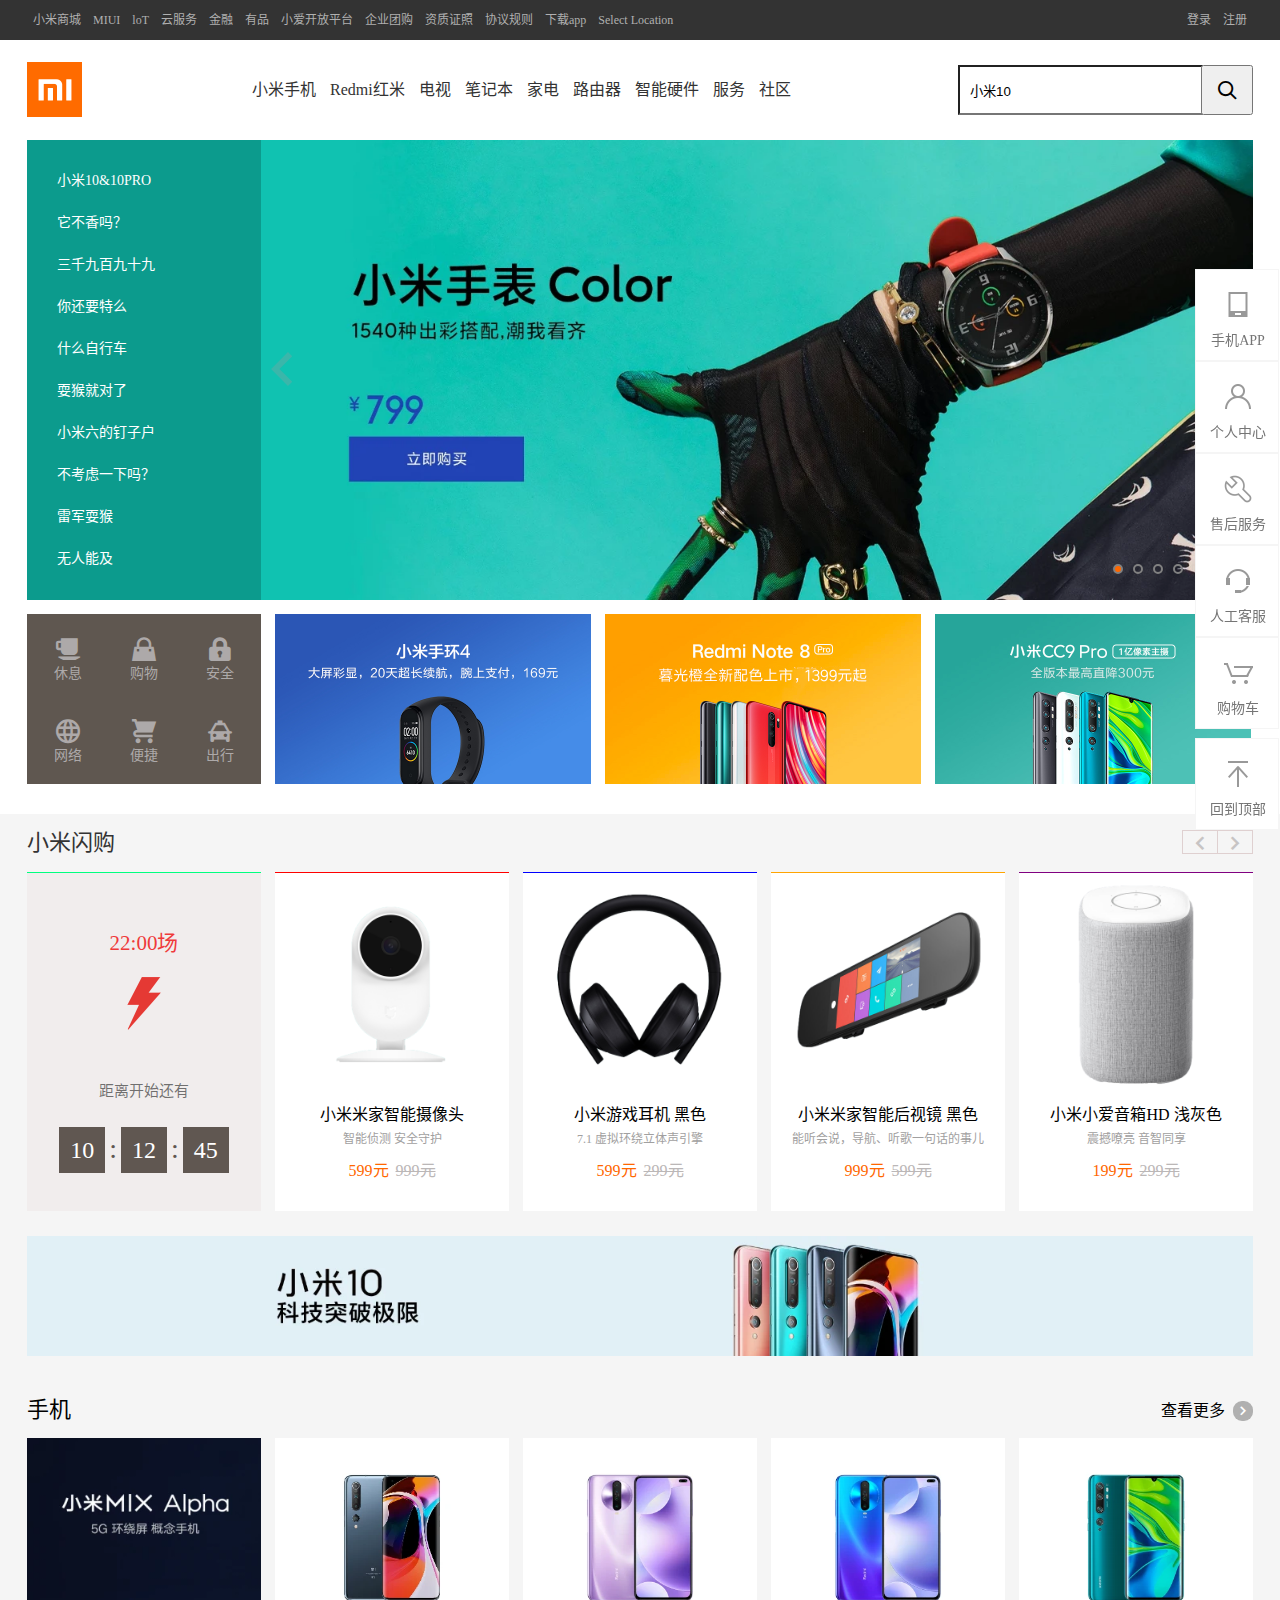
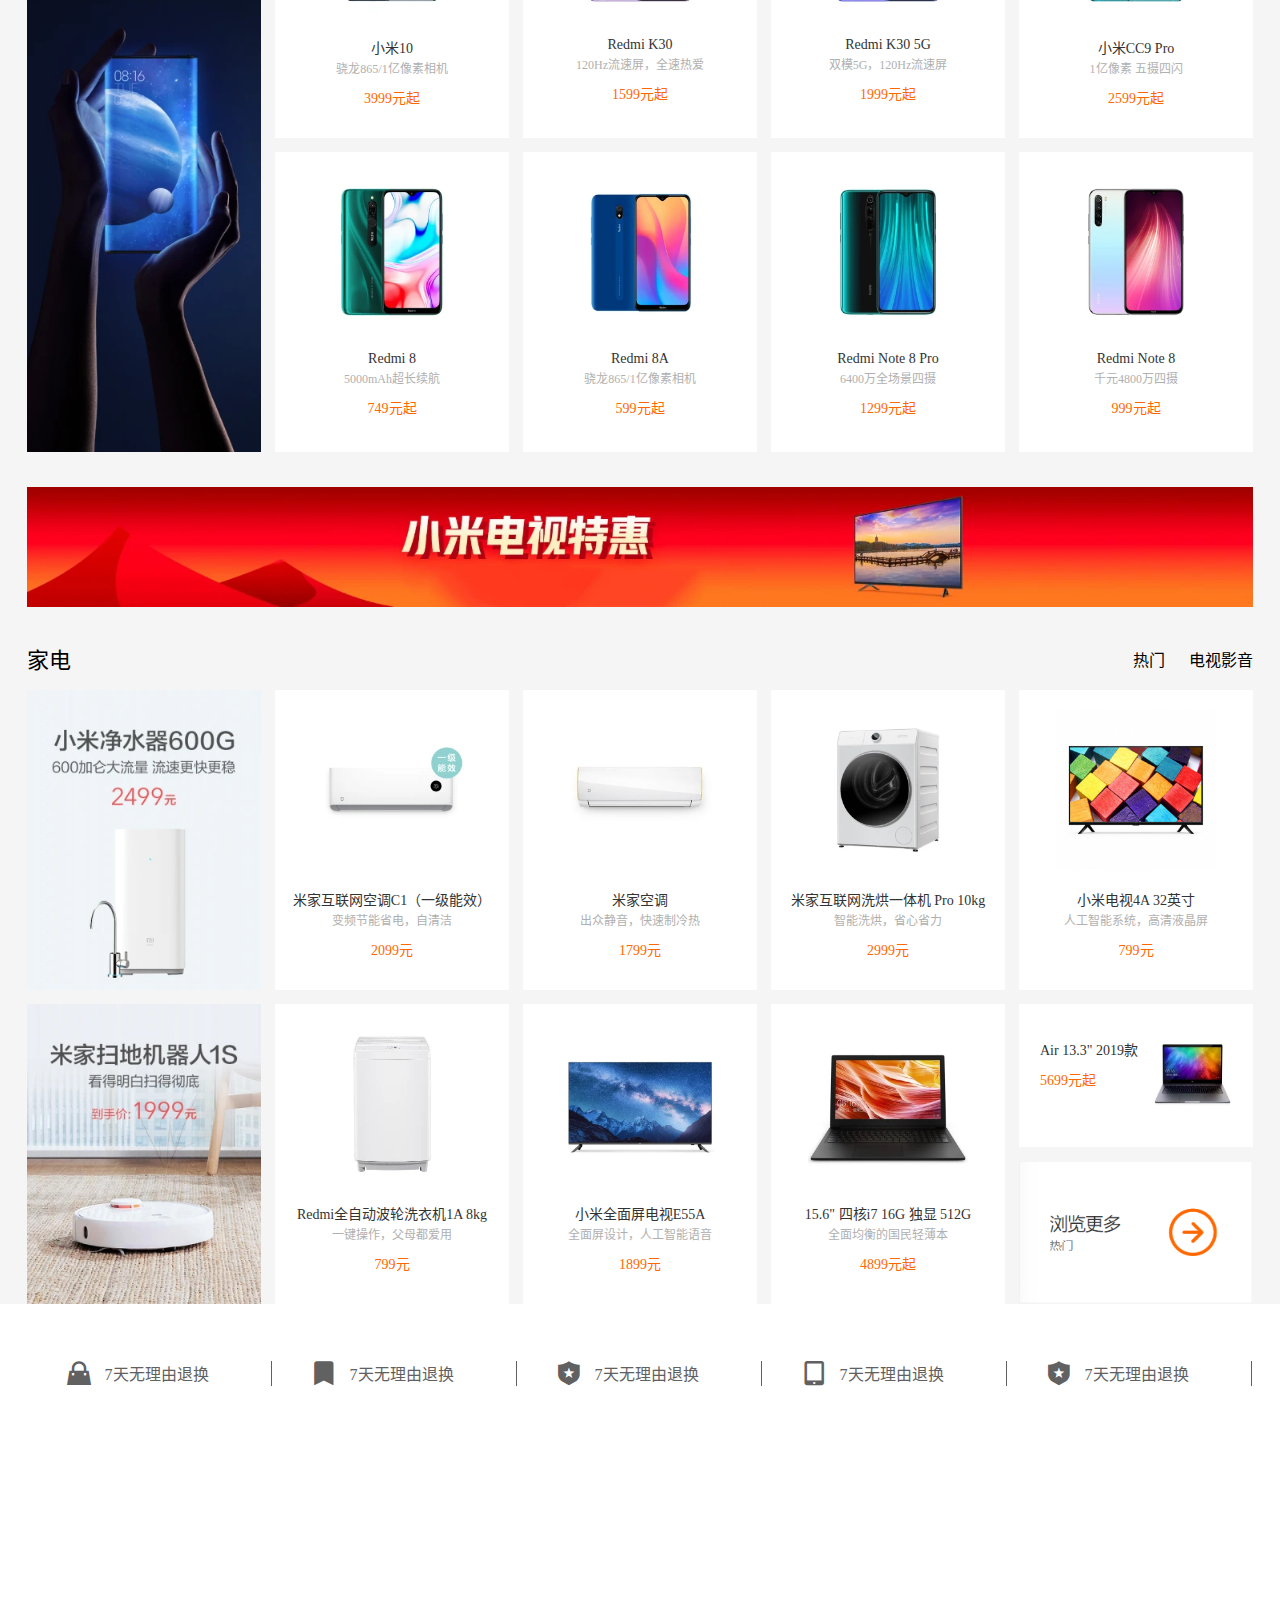
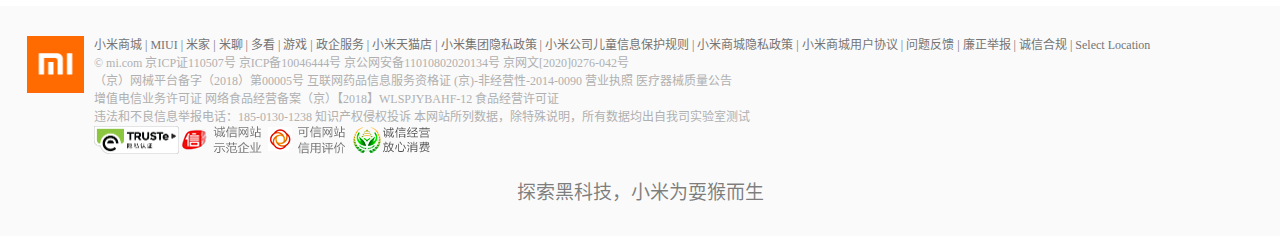
<file: index.html>
<!DOCTYPE html>
<html lang="zh-CN">

<head>
    <meta charset="UTF-8">
    <!-- 视口标签 -->
    <meta name="viewport" content="width=device-width, initial-scale=1.0">
    <title>小米官网--我为耍猴而生</title>
    <link rel="shortcut icon" href="favicon.ico" />
    <!-- ico -->
    <link rel="stylesheet" href="css/common.css">
    <link rel="stylesheet" href="css/index.css">
    <style>
        @font-face {
            font-family: 'icomoon';
            src: url('fonts/icomoon.eot?q0b2ml');
            src: url('fonts/icomoon.eot?q0b2ml#iefix') format('embedded-opentype'), url('fonts/icomoon.ttf?q0b2ml') format('truetype'), url('fonts/icomoon.woff?q0b2ml') format('woff'), url('fonts/icomoon.svg?q0b2ml#icomoon') format('svg');
            font-weight: normal;
            font-style: normal;
            font-display: block;
        }
    </style>
    <script src="js/jquery.min.js"></script>
    <script src="js/animate.js"></script>
    <script src="js/index.js"></script>
</head>

<body>
    <div class="topbar">
        <div class="con w">
            <ul>
                <li>
                    <a href="#" id="top">小米商城</a>
                </li>
                <li>
                    <a href="#">MIUI</a>
                </li>
                <li>
                    <a href="#">loT</a>
                </li>
                <li>
                    <a href="#">云服务</a>
                </li>
                <li>
                    <a href="#">金融</a>
                </li>
                <li>
                    <a href="#">有品</a>
                </li>
                <li>
                    <a href="#">小爱开放平台</a>
                </li>
                <li>
                    <a href="#">企业团购</a>
                </li>
                <li>
                    <a href="#">资质证照</a>
                </li>
                <li>
                    <a href="#">协议规则</a>
                </li>
                <li>
                    <a href="#">下载app</a>
                </li>
                <li>
                    <a href="#">Select Location</a>
                </li>
            </ul>
            <div class="inpot">
                <a href="#">登录</a>
                <a href="#">注册</a>
            </div>
        </div>
    </div>
    <nav class="w">
        <div class="nav-logo">
            <h1><a href="index.html" title="小米商城">小米商城</a></h1>
            <!-- <img src="images/logo-footer.png" alt=""> -->
        </div>
        <div class="nav-text">
            <ul>
                <li><a href="#">小米手机</a></li>
                <li>
                    <a href="#">Redmi红米</a>
                </li>
                <li>
                    <a href="#">电视</a>
                </li>
                <li>
                    <a href="#">笔记本</a>
                </li>
                <li>
                    <a href="#">家电</a>
                </li>
                <li>
                    <a href="#">路由器</a>
                </li>
                <li>
                    <a href="#">智能硬件</a>
                </li>
                <li>
                    <a href="#">服务</a>
                </li>
                <li>
                    <a href="#">社区</a>
                </li>

            </ul>
        </div>
        <div class="search">
            <input type="search" value="小米10">
        </div>
        <button>
            
        </button>
        <!-- slideToggle -->

        <div class="slide">
            <div>
                <ul>
                    <li>
                        <a href="javascript:;">
                            <img src="upload/down1.webp" alt="">
                            <span>小米10 Pro</span>
                            <p>4999元起</p>
                        </a>
                    </li>
                    <li>
                        <a href="javascript:;">
                            <img src="upload/down1.webp" alt="">
                            <span>小米10 Pro</span>
                            <p>4999元起</p>
                        </a>
                    </li>
                    <li>
                        <a href="javascript:;">
                            <img src="upload/down1.webp" alt="">
                            <span>小米10 Pro</span>
                            <p>4999元起</p>
                        </a>
                    </li>
                    <li>
                        <a href="javascript:;">
                            <img src="upload/down1.webp" alt="">
                            <span>小米10 Pro</span>
                            <p>4999元起</p>
                        </a>
                    </li>
                    <li>
                        <a href="javascript:;">
                            <img src="upload/down1.webp" alt="">
                            <span>小米10 Pro</span>
                            <p>4999元起</p>
                        </a>
                    </li>
                    <li>
                        <a href="javascript:;">
                            <img src="upload/down1.webp" alt="">
                            <span>小米10 Pro</span>
                            <p>4999元起</p>
                        </a>
                    </li>
                </ul>
            </div>
            <div>
                <ul>
                    <li>
                        <a href="javascript:;">
                            <img src="upload/down2.webp" alt="">
                            <span>Redmi k30 Pro</span>
                            <p>2999元起</p>
                        </a>

                    </li>
                    <li>
                        <a href="javascript:;">
                            <img src="upload/down2.webp" alt="">
                            <span>Redmi k30 Pro</span>
                            <p>2999元起</p>
                        </a>

                    </li>
                    <li>
                        <a href="javascript:;">
                            <img src="upload/down2.webp" alt="">
                            <span>Redmi k30 Pro</span>
                            <p>2999元起</p>
                        </a>

                    </li>
                    <li>
                        <a href="javascript:;">
                            <img src="upload/down2.webp" alt="">
                            <span>Redmi k30 Pro</span>
                            <p>2999元起</p>
                        </a>

                    </li>
                    <li>
                        <a href="javascript:;">
                            <img src="upload/down2.webp" alt="">
                            <span>Redmi k30 Pro</span>
                            <p>2999元起</p>
                        </a>

                    </li>
                    <li>
                        <a href="javascript:;">
                            <img src="upload/down2.webp" alt="">
                            <span>Redmi k30 Pro</span>
                            <p>2999元起</p>
                        </a>

                    </li>
                </ul>
            </div>
            <div>
                <ul>
                    <li>
                        <a href="javascript:;">
                            <img src="upload/down3.webp" alt="">
                            <span>Redmi 智能电视 MAX 98''</span>
                            <p>19999元</p>
                        </a>
                    </li>
                    <li>
                        <a href="javascript:;">
                            <img src="upload/down3.webp" alt="">
                            <span>Redmi 智能电视 MAX 98''</span>
                            <p>19999元</p>
                        </a>
                    </li>
                    <li>
                        <a href="javascript:;">
                            <img src="upload/down3.webp" alt="">
                            <span>Redmi 智能电视 MAX 98''</span>
                            <p>19999元</p>
                        </a>
                    </li>
                    <li>
                        <a href="javascript:;">
                            <img src="upload/down3.webp" alt="">
                            <span>Redmi 智能电视 MAX 98''</span>
                            <p>19999元</p>
                        </a>
                    </li>
                    <li>
                        <a href="javascript:;">
                            <img src="upload/down3.webp" alt="">
                            <span>Redmi 智能电视 MAX 98''</span>
                            <p>19999元</p>
                        </a>
                    </li>
                    <li>
                        <a href="javascript:;">
                            <img src="upload/down3.webp" alt="">
                            <span>Redmi 智能电视 MAX 98''</span>
                            <p>19999元</p>
                        </a>
                    </li>
                </ul>
            </div>
            <div>
                <ul>
                    <li>
                        <a href="javascript:;">
                            <img src="upload/down4.webp" alt="">
                            <span>RedmiBook 13</span>
                            <p>4199元起</p>
                        </a>
                    </li>
                    <li>
                        <a href="javascript:;">
                            <img src="upload/down4.webp" alt="">
                            <span>RedmiBook 13</span>
                            <p>4199元起</p>
                        </a>
                    </li>
                    <li>
                        <a href="javascript:;">
                            <img src="upload/down4.webp" alt="">
                            <span>RedmiBook 13</span>
                            <p>4199元起</p>
                        </a>
                    </li>
                    <li>
                        <a href="javascript:;">
                            <img src="upload/down4.webp" alt="">
                            <span>RedmiBook 13</span>
                            <p>4199元起</p>
                        </a>
                    </li>
                    <li>
                        <a href="javascript:;">
                            <img src="upload/down4.webp" alt="">
                            <span>RedmiBook 13</span>
                            <p>4199元起</p>
                        </a>
                    </li>
                    <li>
                        <a href="javascript:;">
                            <img src="upload/down4.webp" alt="">
                            <span>RedmiBook 13</span>
                            <p>4199元起</p>
                        </a>
                    </li>

                </ul>
            </div>
            <div>
                <ul>
                    <li>
                        <a href="javascript:;">
                            <img src="upload/down5.png" alt="">
                            <span>米家互联网洗烘一体机10kg</span>
                            <p>1999元</p>
                        </a>
                    </li>
                    <li>
                        <a href="javascript:;">
                            <img src="upload/down5.png" alt="">
                            <span>米家互联网洗烘一体机10kg</span>
                            <p>1999元</p>
                        </a>
                    </li>
                    <li>
                        <a href="javascript:;">
                            <img src="upload/down5.png" alt="">
                            <span>米家互联网洗烘一体机10kg</span>
                            <p>1999元</p>
                        </a>
                    </li>
                    <li>
                        <a href="javascript:;">
                            <img src="upload/down5.png" alt="">
                            <span>米家互联网洗烘一体机10kg</span>
                            <p>1999元</p>
                        </a>
                    </li>
                    <li>
                        <a href="javascript:;">
                            <img src="upload/down5.png" alt="">
                            <span>米家互联网洗烘一体机10kg</span>
                            <p>1999元</p>
                        </a>
                    </li>
                    <li>
                        <a href="javascript:;">
                            <img src="upload/down5.png" alt="">
                            <span>米家互联网洗烘一体机10kg</span>
                            <p>1999元</p>
                        </a>
                    </li>


                </ul>
            </div>
            <div>
                <ul>
                    <li>
                        <a href="javascript:;">
                            <img src="upload/down6.webp" alt="">
                            <span>小米AIoT路由器AX3600</span>
                            <p>599元</p>
                        </a>
                    </li>
                    <li>
                        <a href="javascript:;">
                            <img src="upload/down6.webp" alt="">
                            <span>小米AIoT路由器AX3600</span>
                            <p>599元</p>
                        </a>
                    </li>
                    <li>
                        <a href="javascript:;">
                            <img src="upload/down6.webp" alt="">
                            <span>小米AIoT路由器AX3600</span>
                            <p>599元</p>
                        </a>
                    </li>
                    <li>
                        <a href="javascript:;">
                            <img src="upload/down6.webp" alt="">
                            <span>小米AIoT路由器AX3600</span>
                            <p>599元</p>
                        </a>
                    </li>
                    <li>
                        <a href="javascript:;">
                            <img src="upload/down6.webp" alt="">
                            <span>小米AIoT路由器AX3600</span>
                            <p>599元</p>
                        </a>
                    </li>
                    <li>
                        <a href="javascript:;">
                            <img src="upload/down6.webp" alt="">
                            <span>小米AIoT路由器AX3600</span>
                            <p>599元</p>
                        </a>
                    </li>

                </ul>
            </div>
            <div>
                <ul>
                    <li>
                        <a href="javascript:;">
                            <img src="upload/down7.jpg" alt="">
                            <span>小米小爱触屏音箱</span>
                            <p>199元</p>
                        </a>
                    </li>
                    <li>
                        <a href="javascript:;">
                            <img src="upload/down7.jpg" alt="">
                            <span>小米小爱触屏音箱</span>
                            <p>199元</p>
                        </a>
                    </li>
                    <li>
                        <a href="javascript:;">
                            <img src="upload/down7.jpg" alt="">
                            <span>小米小爱触屏音箱</span>
                            <p>199元</p>
                        </a>
                    </li>
                    <li>
                        <a href="javascript:;">
                            <img src="upload/down7.jpg" alt="">
                            <span>小米小爱触屏音箱</span>
                            <p>199元</p>
                        </a>
                    </li>
                    <li>
                        <a href="javascript:;">
                            <img src="upload/down7.jpg" alt="">
                            <span>小米小爱触屏音箱</span>
                            <p>199元</p>
                        </a>
                    </li>
                    <li>
                        <a href="javascript:;">
                            <img src="upload/down7.jpg" alt="">
                            <span>小米小爱触屏音箱</span>
                            <p>199元</p>
                        </a>
                    </li>

                </ul>
            </div>
            <span class="mask">

           </span>
        </div>
    </nav>

    <div class="top-service w">
        <!-- 轮播图 -->

        <div class="lbt">
            <ul class="ul">
                <li><img src="images/bj.webp" alt=""></li>
                <li><img src="images/bj1.jpg" alt=""></li>
                <li><img src="images/bj2.webp" alt=""></li>
                <li><img src="images/bj3.webp" alt=""></li>
            </ul>
        </div>


        <div class="left-nav">
            <ul id="d">
                <li>小米10&10PRO</li>
                <li>它不香吗？</li>
                <li>三千九百九十九</li>
                <li>你还要特么</li>
                <li>什么自行车</li>
                <li>耍猴就对了</li>
                <li>小米六的钉子户</li>
                <li>不考虑一下吗？</li>
                <li>雷军耍猴</li>
                <li>无人能及</li>
            </ul>
            <div class="text-block">
                <ul>
                    <li><img src="upload/56565webp.webp" alt=""><a href="javascript:;">小米9</a></li>
                    <li><img src="upload/56565webp.webp" alt=""><a href="javascript:;">小米9</a></li>
                    <li><img src="upload/56565webp.webp" alt=""><a href="javascript:;">小米9</a></li>
                    <li><img src="upload/56565webp.webp" alt=""><a href="javascript:;">小米9</a></li>
                    <li><img src="upload/56565webp.webp" alt=""><a href="javascript:;">小米9</a></li>
                    <li><img src="upload/56565webp.webp" alt=""><a href="javascript:;">小米9</a></li>
                    <li><img src="upload/56565webp.webp" alt=""><a href="javascript:;">小米9</a></li>
                    <li><img src="upload/56565webp.webp" alt=""><a href="javascript:;">小米9</a></li>
                    <li><img src="upload/56565webp.webp" alt=""><a href="javascript:;">小米9</a></li>
                    <li><img src="upload/56565webp.webp" alt=""><a href="javascript:;">小米9</a></li>
                    <li><img src="upload/56565webp.webp" alt=""><a href="javascript:;">小米9</a></li>
                    <li><img src="upload/56565webp.webp" alt=""><a href="javascript:;">小米9</a></li>
                    <li><img src="upload/56565webp.webp" alt=""><a href="javascript:;">小米9</a></li>
                    <li><img src="upload/56565webp.webp" alt=""><a href="javascript:;">小米9</a></li>
                    <li><img src="upload/56565webp.webp" alt=""><a href="javascript:;">小米9</a></li>
                    <li><img src="upload/56565webp.webp" alt=""><a href="javascript:;">小米9</a></li>
                    <li><img src="upload/56565webp.webp" alt=""><a href="javascript:;">小米9</a></li>
                    <li><img src="upload/56565webp.webp" alt=""><a href="javascript:;">小米9</a></li>
                    <li><img src="upload/56565webp.webp" alt=""><a href="javascript:;">小米9</a></li>
                    <li><img src="upload/56565webp.webp" alt=""><a href="javascript:;">小米9</a></li>
                    <li><img src="upload/56565webp.webp" alt=""><a href="javascript:;">小米9</a></li>
                    <li><img src="upload/56565webp.webp" alt=""><a href="javascript:;">小米9</a></li>
                    <li><img src="upload/56565webp.webp" alt=""><a href="javascript:;">小米9</a></li>
                    <li><img src="upload/56565webp.webp" alt=""><a href="javascript:;">小米9</a></li>
                </ul>
            </div>
            <div class="text-block">
                <ul>
                    <li><img src="upload/56565webp.webp" alt=""><a href="javascript:;">小米9</a></li>
                    <li><img src="upload/56565webp.webp" alt=""><a href="javascript:;">小米9</a></li>
                    <li><img src="upload/56565webp.webp" alt=""><a href="javascript:;">小米9</a></li>
                    <li><img src="upload/56565webp.webp" alt=""><a href="javascript:;">小米9</a></li>
                    <li><img src="upload/56565webp.webp" alt=""><a href="javascript:;">小米9</a></li>
                    <li><img src="upload/56565webp.webp" alt=""><a href="javascript:;">小米9</a></li>
                    <li><img src="upload/56565webp.webp" alt=""><a href="javascript:;">小米9</a></li>
                    <li><img src="upload/56565webp.webp" alt=""><a href="javascript:;">小米9</a></li>
                    <li><img src="upload/56565webp.webp" alt=""><a href="javascript:;">小米9</a></li>
                    <li><img src="upload/56565webp.webp" alt=""><a href="javascript:;">小米9</a></li>
                    <li><img src="upload/56565webp.webp" alt=""><a href="javascript:;">小米9</a></li>
                    <li><img src="upload/56565webp.webp" alt=""><a href="javascript:;">小米9</a></li>
                    <li><img src="upload/56565webp.webp" alt=""><a href="javascript:;">小米9</a></li>
                    <li><img src="upload/56565webp.webp" alt=""><a href="javascript:;">小米9</a></li>
                    <li><img src="upload/56565webp.webp" alt=""><a href="javascript:;">小米9</a></li>
                    <li><img src="upload/56565webp.webp" alt=""><a href="javascript:;">小米9</a></li>
                    <li><img src="upload/56565webp.webp" alt=""><a href="javascript:;">小米9</a></li>
                    <li><img src="upload/56565webp.webp" alt=""><a href="javascript:;">小米9</a></li>
                    <li><img src="upload/56565webp.webp" alt=""><a href="javascript:;">小米9</a></li>
                    <li><img src="upload/56565webp.webp" alt=""><a href="javascript:;">小米9</a></li>
                    <li><img src="upload/56565webp.webp" alt=""><a href="javascript:;">小米9</a></li>
                    <li><img src="upload/56565webp.webp" alt=""><a href="javascript:;">小米9</a></li>
                    <li><img src="upload/56565webp.webp" alt=""><a href="javascript:;">小米9</a></li>
                    <li><img src="upload/56565webp.webp" alt=""><a href="javascript:;">小米9</a></li>
                </ul>
            </div>
            <div class="text-block">
                <ul>
                    <li><img src="upload/a3c.png" alt=""><a href="javascript:;">小米电脑</a></li>
                    <li><img src="upload/a3c.png" alt=""><a href="javascript:;">小米电脑</a></li>
                    <li><img src="upload/a3c.png" alt=""><a href="javascript:;">小米电脑</a></li>
                    <li><img src="upload/a3c.png" alt=""><a href="javascript:;">小米电脑</a></li>
                    <li><img src="upload/a3c.png" alt=""><a href="javascript:;">小米电脑</a></li>
                    <li><img src="upload/a3c.png" alt=""><a href="javascript:;">小米电脑</a></li>
                    <li><img src="upload/a3c.png" alt=""><a href="javascript:;">小米电脑</a></li>
                    <li><img src="upload/a3c.png" alt=""><a href="javascript:;">小米电脑</a></li>
                    <li><img src="upload/a3c.png" alt=""><a href="javascript:;">小米电脑</a></li>
                    <li><img src="upload/a3c.png" alt=""><a href="javascript:;">小米电脑</a></li>
                    <li><img src="upload/a3c.png" alt=""><a href="javascript:;">小米电脑</a></li>
                    <li><img src="upload/a3c.png" alt=""><a href="javascript:;">小米电脑</a></li>
                    <li><img src="upload/a3c.png" alt=""><a href="javascript:;">小米电脑</a></li>
                    <li><img src="upload/a3c.png" alt=""><a href="javascript:;">小米电脑</a></li>
                    <li><img src="upload/a3c.png" alt=""><a href="javascript:;">小米电脑</a></li>
                    <li><img src="upload/a3c.png" alt=""><a href="javascript:;">小米电脑</a></li>
                    <li><img src="upload/a3c.png" alt=""><a href="javascript:;">小米电脑</a></li>
                    <li><img src="upload/a3c.png" alt=""><a href="javascript:;">小米电脑</a></li>
                    <li><img src="upload/a3c.png" alt=""><a href="javascript:;">小米电脑</a></li>
                    <li><img src="upload/a3c.png" alt=""><a href="javascript:;">小米电脑</a></li>
                    <li><img src="upload/a3c.png" alt=""><a href="javascript:;">小米电脑</a></li>
                    <li><img src="upload/a3c.png" alt=""><a href="javascript:;">小米电脑</a></li>
                    <li><img src="upload/a3c.png" alt=""><a href="javascript:;">小米电脑</a></li>
                    <li><img src="upload/a3c.png" alt=""><a href="javascript:;">小米电脑</a></li>
                </ul>
            </div>
            <div class="text-block">
                <ul>
                    <li><img src="upload/ae6.webp" alt=""><a href="javascript:;">小米CC9</a></li>
                    <li><img src="upload/ae6.webp" alt=""><a href="javascript:;">小米CC9</a></li>
                    <li><img src="upload/ae6.webp" alt=""><a href="javascript:;">小米CC9</a></li>
                    <li><img src="upload/ae6.webp" alt=""><a href="javascript:;">小米CC9</a></li>
                    <li><img src="upload/ae6.webp" alt=""><a href="javascript:;">小米CC9</a></li>
                    <li><img src="upload/ae6.webp" alt=""><a href="javascript:;">小米CC9</a></li>
                    <li><img src="upload/ae6.webp" alt=""><a href="javascript:;">小米CC9</a></li>
                    <li><img src="upload/ae6.webp" alt=""><a href="javascript:;">小米CC9</a></li>
                    <li><img src="upload/ae6.webp" alt=""><a href="javascript:;">小米CC9</a></li>
                    <li><img src="upload/ae6.webp" alt=""><a href="javascript:;">小米CC9</a></li>
                    <li><img src="upload/ae6.webp" alt=""><a href="javascript:;">小米CC9</a></li>
                    <li><img src="upload/ae6.webp" alt=""><a href="javascript:;">小米CC9</a></li>
                    <li><img src="upload/ae6.webp" alt=""><a href="javascript:;">小米CC9</a></li>
                    <li><img src="upload/ae6.webp" alt=""><a href="javascript:;">小米CC9</a></li>
                    <li><img src="upload/ae6.webp" alt=""><a href="javascript:;">小米CC9</a></li>
                    <li><img src="upload/ae6.webp" alt=""><a href="javascript:;">小米CC9</a></li>
                    <li><img src="upload/ae6.webp" alt=""><a href="javascript:;">小米CC9</a></li>
                    <li><img src="upload/ae6.webp" alt=""><a href="javascript:;">小米CC9</a></li>
                    <li><img src="upload/ae6.webp" alt=""><a href="javascript:;">小米CC9</a></li>
                    <li><img src="upload/ae6.webp" alt=""><a href="javascript:;">小米CC9</a></li>
                    <li><img src="upload/ae6.webp" alt=""><a href="javascript:;">小米CC9</a></li>
                    <li><img src="upload/ae6.webp" alt=""><a href="javascript:;">小米CC9</a></li>
                    <li><img src="upload/ae6.webp" alt=""><a href="javascript:;">小米CC9</a></li>
                    <li><img src="upload/ae6.webp" alt=""><a href="javascript:;">小米CC9</a></li>
                </ul>
            </div>
            <div class="text-block">
                <ul>
                    <li><img src="upload/23.webp" alt=""><a href="javascript:;">小米9</a></li>
                    <li><img src="upload/23.webp" alt=""><a href="javascript:;">小米9</a></li>
                    <li><img src="upload/23.webp" alt=""><a href="javascript:;">小米9</a></li>
                    <li><img src="upload/23.webp" alt=""><a href="javascript:;">小米9</a></li>
                    <li><img src="upload/23.webp" alt=""><a href="javascript:;">小米9</a></li>
                    <li><img src="upload/23.webp" alt=""><a href="javascript:;">小米9</a></li>
                    <li><img src="upload/23.webp" alt=""><a href="javascript:;">小米9</a></li>
                    <li><img src="upload/23.webp" alt=""><a href="javascript:;">小米9</a></li>
                    <li><img src="upload/23.webp" alt=""><a href="javascript:;">小米9</a></li>
                    <li><img src="upload/23.webp" alt=""><a href="javascript:;">小米9</a></li>
                    <li><img src="upload/23.webp" alt=""><a href="javascript:;">小米9</a></li>
                    <li><img src="upload/23.webp" alt=""><a href="javascript:;">小米9</a></li>
                    <li><img src="upload/23.webp" alt=""><a href="javascript:;">小米9</a></li>
                    <li><img src="upload/23.webp" alt=""><a href="javascript:;">小米9</a></li>
                    <li><img src="upload/23.webp" alt=""><a href="javascript:;">小米9</a></li>
                    <li><img src="upload/23.webp" alt=""><a href="javascript:;">小米9</a></li>
                    <li><img src="upload/23.webp" alt=""><a href="javascript:;">小米9</a></li>
                    <li><img src="upload/23.webp" alt=""><a href="javascript:;">小米9</a></li>
                    <li><img src="upload/23.webp" alt=""><a href="javascript:;">小米9</a></li>
                    <li><img src="upload/23.webp" alt=""><a href="javascript:;">小米9</a></li>
                    <li><img src="upload/23.webp" alt=""><a href="javascript:;">小米9</a></li>
                    <li><img src="upload/23.webp" alt=""><a href="javascript:;">小米9</a></li>
                    <li><img src="upload/23.webp" alt=""><a href="javascript:;">小米9</a></li>
                    <li><img src="upload/23.webp" alt=""><a href="javascript:;">小米9</a></li>
                </ul>
            </div>
            <div class="text-block">
                <ul>
                    <li><img src="upload/56565webp.webp" alt=""><a href="javascript:;">小米9</a></li>
                    <li><img src="upload/56565webp.webp" alt=""><a href="javascript:;">小米9</a></li>
                    <li><img src="upload/56565webp.webp" alt=""><a href="javascript:;">小米9</a></li>
                    <li><img src="upload/56565webp.webp" alt=""><a href="javascript:;">小米9</a></li>
                    <li><img src="upload/56565webp.webp" alt=""><a href="javascript:;">小米9</a></li>
                    <li><img src="upload/56565webp.webp" alt=""><a href="javascript:;">小米9</a></li>
                    <li><img src="upload/56565webp.webp" alt=""><a href="javascript:;">小米9</a></li>
                    <li><img src="upload/56565webp.webp" alt=""><a href="javascript:;">小米9</a></li>
                    <li><img src="upload/56565webp.webp" alt=""><a href="javascript:;">小米9</a></li>
                    <li><img src="upload/56565webp.webp" alt=""><a href="javascript:;">小米9</a></li>
                    <li><img src="upload/56565webp.webp" alt=""><a href="javascript:;">小米9</a></li>
                    <li><img src="upload/56565webp.webp" alt=""><a href="javascript:;">小米9</a></li>
                    <li><img src="upload/56565webp.webp" alt=""><a href="javascript:;">小米9</a></li>
                    <li><img src="upload/56565webp.webp" alt=""><a href="javascript:;">小米9</a></li>
                    <li><img src="upload/56565webp.webp" alt=""><a href="javascript:;">小米9</a></li>
                    <li><img src="upload/56565webp.webp" alt=""><a href="javascript:;">小米9</a></li>
                    <li><img src="upload/56565webp.webp" alt=""><a href="javascript:;">小米9</a></li>
                    <li><img src="upload/56565webp.webp" alt=""><a href="javascript:;">小米9</a></li>
                    <li><img src="upload/56565webp.webp" alt=""><a href="javascript:;">小米9</a></li>
                    <li><img src="upload/56565webp.webp" alt=""><a href="javascript:;">小米9</a></li>
                    <li><img src="upload/56565webp.webp" alt=""><a href="javascript:;">小米9</a></li>

                </ul>
            </div>
            <div class="text-block">
                <ul>
                    <li><img src="upload/56565webp.webp" alt=""><a href="javascript:;">小米9</a></li>
                    <li><img src="upload/56565webp.webp" alt=""><a href="javascript:;">小米9</a></li>
                    <li><img src="upload/56565webp.webp" alt=""><a href="javascript:;">小米9</a></li>
                    <li><img src="upload/56565webp.webp" alt=""><a href="javascript:;">小米9</a></li>
                    <li><img src="upload/56565webp.webp" alt=""><a href="javascript:;">小米9</a></li>
                    <li><img src="upload/56565webp.webp" alt=""><a href="javascript:;">小米9</a></li>
                    <li><img src="upload/56565webp.webp" alt=""><a href="javascript:;">小米9</a></li>
                    <li><img src="upload/56565webp.webp" alt=""><a href="javascript:;">小米9</a></li>
                    <li><img src="upload/56565webp.webp" alt=""><a href="javascript:;">小米9</a></li>
                    <li><img src="upload/56565webp.webp" alt=""><a href="javascript:;">小米9</a></li>
                    <li><img src="upload/56565webp.webp" alt=""><a href="javascript:;">小米9</a></li>
                    <li><img src="upload/56565webp.webp" alt=""><a href="javascript:;">小米9</a></li>
                    <li><img src="upload/56565webp.webp" alt=""><a href="javascript:;">小米9</a></li>
                    <li><img src="upload/56565webp.webp" alt=""><a href="javascript:;">小米9</a></li>
                    <li><img src="upload/56565webp.webp" alt=""><a href="javascript:;">小米9</a></li>

                    <li><img src="upload/56565webp.webp" alt=""><a href="javascript:;">小米9</a></li>
                    <li><img src="upload/56565webp.webp" alt=""><a href="javascript:;">小米9</a></li>
                    <li><img src="upload/56565webp.webp" alt=""><a href="javascript:;">小米9</a></li>
                    <li><img src="upload/56565webp.webp" alt=""><a href="javascript:;">小米9</a></li>
                </ul>
            </div>
            <div class="text-block">
                <ul>
                    <li><img src="upload/56565webp.webp" alt=""><a href="javascript:;">小米9</a></li>
                    <li><img src="upload/56565webp.webp" alt=""><a href="javascript:;">小米9</a></li>
                    <li><img src="upload/56565webp.webp" alt=""><a href="javascript:;">小米9</a></li>
                    <li><img src="upload/56565webp.webp" alt=""><a href="javascript:;">小米9</a></li>
                    <li><img src="upload/56565webp.webp" alt=""><a href="javascript:;">小米9</a></li>
                    <li><img src="upload/56565webp.webp" alt=""><a href="javascript:;">小米9</a></li>
                    <li><img src="upload/56565webp.webp" alt=""><a href="javascript:;">小米9</a></li>
                    <li><img src="upload/56565webp.webp" alt=""><a href="javascript:;">小米9</a></li>
                    <li><img src="upload/56565webp.webp" alt=""><a href="javascript:;">小米9</a></li>
                    <li><img src="upload/56565webp.webp" alt=""><a href="javascript:;">小米9</a></li>
                    <li><img src="upload/56565webp.webp" alt=""><a href="javascript:;">小米9</a></li>
                    <li><img src="upload/56565webp.webp" alt=""><a href="javascript:;">小米9</a></li>
                    <li><img src="upload/56565webp.webp" alt=""><a href="javascript:;">小米9</a></li>
                    <li><img src="upload/56565webp.webp" alt=""><a href="javascript:;">小米9</a></li>
                    <li><img src="upload/56565webp.webp" alt=""><a href="javascript:;">小米9</a></li>
                    <li><img src="upload/56565webp.webp" alt=""><a href="javascript:;">小米9</a></li>
                    <li><img src="upload/56565webp.webp" alt=""><a href="javascript:;">小米9</a></li>
                    <li><img src="upload/56565webp.webp" alt=""><a href="javascript:;">小米9</a></li>
                    <li><img src="upload/56565webp.webp" alt=""><a href="javascript:;">小米9</a></li>
                    <li><img src="upload/56565webp.webp" alt=""><a href="javascript:;">小米9</a></li>
                    <li><img src="upload/56565webp.webp" alt=""><a href="javascript:;">小米9</a></li>
                    <li><img src="upload/56565webp.webp" alt=""><a href="javascript:;">小米9</a></li>
                    <li><img src="upload/56565webp.webp" alt=""><a href="javascript:;">小米9</a></li>
                    <li><img src="upload/56565webp.webp" alt=""><a href="javascript:;">小米9</a></li>
                </ul>
            </div>
            <div class="text-block">
                <ul>
                    <li><img src="upload/56565webp.webp" alt=""><a href="javascript:;">小米9</a></li>
                    <li><img src="upload/56565webp.webp" alt=""><a href="javascript:;">小米9</a></li>
                    <li><img src="upload/56565webp.webp" alt=""><a href="javascript:;">小米9</a></li>
                    <li><img src="upload/56565webp.webp" alt=""><a href="javascript:;">小米9</a></li>
                    <li><img src="upload/56565webp.webp" alt=""><a href="javascript:;">小米9</a></li>

                    <li><img src="upload/56565webp.webp" alt=""><a href="javascript:;">小米9</a></li>
                    <li><img src="upload/56565webp.webp" alt=""><a href="javascript:;">小米9</a></li>
                    <li><img src="upload/56565webp.webp" alt=""><a href="javascript:;">小米9</a></li>
                    <li><img src="upload/56565webp.webp" alt=""><a href="javascript:;">小米9</a></li>
                    <li><img src="upload/56565webp.webp" alt=""><a href="javascript:;">小米9</a></li>
                    <li><img src="upload/56565webp.webp" alt=""><a href="javascript:;">小米9</a></li>
                    <li><img src="upload/56565webp.webp" alt=""><a href="javascript:;">小米9</a></li>
                    <li><img src="upload/56565webp.webp" alt=""><a href="javascript:;">小米9</a></li>
                    <li><img src="upload/56565webp.webp" alt=""><a href="javascript:;">小米9</a></li>
                    <li><img src="upload/56565webp.webp" alt=""><a href="javascript:;">小米9</a></li>
                    <li><img src="upload/56565webp.webp" alt=""><a href="javascript:;">小米9</a></li>
                    <li><img src="upload/56565webp.webp" alt=""><a href="javascript:;">小米9</a></li>
                    <li><img src="upload/56565webp.webp" alt=""><a href="javascript:;">小米9</a></li>
                    <li><img src="upload/56565webp.webp" alt=""><a href="javascript:;">小米9</a></li>
                </ul>
            </div>
            <div class="text-block">
                <ul>
                    <li><img src="upload/56565webp.webp" alt=""><a href="javascript:;">小米9</a></li>
                    <li><img src="upload/56565webp.webp" alt=""><a href="javascript:;">小米9</a></li>
                    <li><img src="upload/56565webp.webp" alt=""><a href="javascript:;">小米9</a></li>
                    <li><img src="upload/56565webp.webp" alt=""><a href="javascript:;">小米9</a></li>
                    <li><img src="upload/56565webp.webp" alt=""><a href="javascript:;">小米9</a></li>
                    <li><img src="upload/56565webp.webp" alt=""><a href="javascript:;">小米9</a></li>
                    <li><img src="upload/56565webp.webp" alt=""><a href="javascript:;">小米9</a></li>
                    <li><img src="upload/56565webp.webp" alt=""><a href="javascript:;">小米9</a></li>

                    <li><img src="upload/56565webp.webp" alt=""><a href="javascript:;">小米9</a></li>
                    <li><img src="upload/56565webp.webp" alt=""><a href="javascript:;">小米9</a></li>
                    <li><img src="upload/56565webp.webp" alt=""><a href="javascript:;">小米9</a></li>
                    <li><img src="upload/56565webp.webp" alt=""><a href="javascript:;">小米9</a></li>
                    <li><img src="upload/56565webp.webp" alt=""><a href="javascript:;">小米9</a></li>
                    <li><img src="upload/56565webp.webp" alt=""><a href="javascript:;">小米9</a></li>
                    <li><img src="upload/56565webp.webp" alt=""><a href="javascript:;">小米9</a></li>
                    <li><img src="upload/56565webp.webp" alt=""><a href="javascript:;">小米9</a></li>
                    <li><img src="upload/56565webp.webp" alt=""><a href="javascript:;">小米9</a></li>
                    <li><img src="upload/56565webp.webp" alt=""><a href="javascript:;">小米9</a></li>
                </ul>
            </div>
        </div>
        <!-- 轮播图左右按钮 -->
        <div class="left">
            <h4></h4>
        </div>
        <div class="right">
            <h4></h4>
        </div>
        <!-- 轮播图 下方的小圆点  根据轮播图内的 里img 个数自动生成 -->
        <div class="bottom">
        </div>
    </div>
    <div class="img">
        <div class="l-img">
            <ul>
                <li>
                    <P>休息</P>
                </li>
                <li>
                    <P>购物</P>
                </li>
                <li>
                    <P>安全</P>
                </li>
                <li>
                    <P>网络</P>
                </li>
                <li>
                    <P>便捷</P>
                </li>
                <li>
                    <P>出行</P>
                </li>

            </ul>
        </div>
        <ul>
            <li><img src="images/img1.jpg" alt=""></li>
            <li><img src="images/img2.jpg" alt=""></li>
            <li><img src="images/img3.jpg" alt=""></li>
        </ul>
    </div>
    <div class="main-box">
        <div class="box w">
            <div class="top-box">
                <p>小米闪购</p>
                <div><span></span>
                    <span></span></div>
            </div>
            <div class="row">
                <ul>
                    <li>
                        <div class="row-text">
                            <div class="time">22:00场</div>
                            <div class="photo">
                                <img src="images/021.png" alt="">
                            </div>
                            <p>距离开始还有</p>
                            <span class="time-h">22</span>
                            <i>:</i>
                            <span class="time-m">22</span>
                            <i>:</i>
                            <span class="time-s">22</span>
                        </div>
                    </li>
                    <li>
                        <div class="img"><img src="images/r1.png" alt="">
                            <div class="text-box">
                                <h4>小米米家智能摄像头</h4>
                                <p>智能侦测 安全守护</p>
                                <span><span class="q">599元</span><span class="p">999元</span></span>
                            </div>
                        </div>
                    </li>
                    <li>
                        <div class="img"><img src="images/r2.png" alt="">
                            <div class="text-box">
                                <h4>小米游戏耳机 黑色</h4>
                                <p>7.1 虚拟环绕立体声引擎</p>
                                <span><span class="q">599元</span><span class="p">299元</span></span>
                            </div>
                        </div>
                    </li>
                    <li>
                        <div class="img"><img src="images/r3.png" alt="">
                            <div class="text-box">
                                <h4>小米米家智能后视镜 黑色</h4>
                                <p>能听会说，导航、听歌一句话的事儿</p>
                                <span><span class="q">999元</span><span class="p">599元</span></span>
                            </div>
                        </div>
                    </li>
                    <li>
                        <div class="img"><img src="images/r4.png" alt="">
                            <div class="text-box">
                                <h4>小米小爱音箱HD 浅灰色 </h4>
                                <p>震撼嘹亮 音智同享</p>
                                <span><span class="q">199元</span><span class="p">299元</span></span>
                            </div>
                        </div>
                    </li>
                </ul>
            </div>
        </div>
        <div class="xiaomi">
            <div class="w">
                <img src="images/xiaomi.webp" alt="">
            </div>
        </div>
        <!-- 手机 -->
        <div class="phone w">
            <p>手机</p>
            <a>查看更多</a>
        </div>
        <!-- 手机展示表 -->
        <div class="miphone w">
            <div class="mi-l"><img src="upload/mi-l.webp" alt=""></div>
            <div class="mi-r">
                <ul>
                    <li>
                        <a href="#">
                            <img src="upload/01.webp" alt="">
                            <h3>小米10</h3>
                            <p>骁龙865/1亿像素相机</p>
                            <span>3999元起</span>
                        </a>
                    </li>
                    <li>
                        <a href="#"><img src="upload/02.webp" alt="">
                            <h3>Redmi K30</h3>
                            <p>120Hz流速屏，全速热爱</p>
                            <span>1599元起</span></a>
                    </li>

                    <li>
                        <a href="#"><img src="upload/03.webp" alt="">
                            <h3>Redmi K30 5G</h3>
                            <p>双模5G，120Hz流速屏</p>
                            <span>1999元起</span></a>
                    </li>
                    <li>
                        <a href="#"><img src="upload/04.webp" alt="">
                            <h3>小米CC9 Pro</h3>
                            <p>1亿像素 五摄四闪</p>
                            <span>2599元起</span></a>
                    </li>
                    <li>
                        <a href="#"><img src="upload/05.webp" alt="">
                            <h3>Redmi 8</h3>
                            <p>5000mAh超长续航</p>
                            <span>749元起</span></a>
                    </li>
                    <li>
                        <a href="#"><img src="upload/06.webp" alt="">
                            <h3>Redmi 8A</h3>
                            <p>骁龙865/1亿像素相机</p>
                            <span>599元起</span></a>
                    </li>
                    <li>
                        <a href="#"><img src="upload/07.webp" alt="">
                            <h3>Redmi Note 8 Pro</h3>
                            <p>6400万全场景四摄</p>
                            <span>1299元起</span></a>
                    </li>
                    <li>
                        <a href="#"><img src="upload/08.webp" alt="">
                            <h3>Redmi Note 8</h3>
                            <p>千元4800万四摄</p>
                            <span>999元起</span></a>
                    </li>
                </ul>
            </div>
        </div>
        <!-- 米家  热门 -->
        <div class="tv w">
            <img src="upload/tv.webp" alt="">
        </div>
        <div class="mihome">
            <p>家电</p>
            <span>
                <ul>
                    <li><a href="javascript:;">电视影音</a></li>
                    <li class="null"><a href="javascript:;"></a></li>
                    <li><a href="javascript:;">热门</a></li>
                </ul>
            </span>
        </div>
        <!-- 产品展示—————————————————————————————————————————————————————————————————————————————————— -->

        <div class="mijia w">
            <div class="mijia-main">
                <ul>
                    <li>
                        <a href="javascript:;" class="padding">
                            <img src="upload/ea8.webp" alt="" class="mijia-image">

                        </a>
                    </li>
                    <li>
                        <a href="javascript:;"><img src="upload/2ee.webp" alt="">
                            <h3>
                                米家互联网空调C1（一级能效）
                            </h3>
                            <p>变频节能省电，自清洁</p>
                            <span>2099元</span></a>
                    </li>
                    <li>
                        <a href="javascript:;"><img src="upload/3ee.jpg" alt="">
                            <h3>
                                米家空调
                            </h3>
                            <p>出众静音，快速制冷热</p>
                            <span>1799元</span></a>
                    </li>
                    <li>
                        <a href="javascript:;"><img src="upload/4ee.webp" alt="">
                            <h3>
                                米家互联网洗烘一体机 Pro 10kg
                            </h3>
                            <p>智能洗烘，省心省力</p>
                            <span>2999元</span></a>
                    </li>
                    <li>
                        <a href="javascript:;"><img src="upload/5ee.jpg" alt="">
                            <h3>
                                小米电视4A 32英寸
                            </h3>
                            <p>人工智能系统，高清液晶屏</p>
                            <span>799元</span></a>
                    </li>
                    <li>

                        <a href="javascript:;" class="padding">
                            <img src="upload/12c3.webp" alt="" class="mijia-image">

                        </a>
                    </li>
                    <li>
                        <a href="javascript:;"><img src="upload/7ee.webp" alt="">
                            <h3>
                                Redmi全自动波轮洗衣机1A 8kg
                            </h3>
                            <p>一键操作，父母都爱用</p>
                            <span>799元</span></a>
                    </li>
                    <li>
                        <a href="javascript:;"><img src="upload/8ee.webp" alt="">
                            <h3>
                                小米全面屏电视E55A
                            </h3>
                            <p>全面屏设计，人工智能语音</p>
                            <span>1899元</span></a>
                    </li>
                    <li>
                        <a href="javascript:;"><img src="upload/9ee.webp" alt="">
                            <h3>
                                15.6" 四核i7 16G 独显 512G
                            </h3>
                            <p>全面均衡的国民轻薄本</p>
                            <span>4899元起</span></a>
                    </li>
                    <li>
                        <!-- <a href="javascript:;">
                            <img src="upload/08.webp" alt="">
                            <h3>Redmi Note 8</h3>
                            <p>千元4800万四摄</p>
                            <span>999元起</span></a> -->
                        <ul>
                            <li>
                                <a href="javascript:;">
                                    <div>
                                        <h3>Air 13.3" 2019款</h3>
                                        <p class="p-mijia">5699元起</p>
                                    </div>
                                    <img src="upload/c45.webp" alt="">
                                </a>
                            </li>
                            <li>
                                <a href="javascript:;" class='po'><img src="upload/捕获.PNG" alt="" class="more"></a>
                            </li>
                        </ul>
                    </li>
                </ul>
            </div>
        </div>
        <!-- js -->
    </div>

    <div class="site">
        <div class="site-fooder-top w">
            <ul>
                <li>
                    <a href="javascript:;">
                        <p>7天无理由退换</p>
                    </a>
                </li>
                <li>
                    <a href="javascript:;">
                        <p>7天无理由退换</p>
                    </a>
                </li>
                <li>
                    <a href="javascript:;">
                        <p>7天无理由退换</p>
                    </a>
                </li>
                <li>
                    <a href="javascript:;">
                        <p>7天无理由退换</p>
                    </a>
                </li>
                <li>
                    <a href="javascript:;">
                        <p>7天无理由退换</p>
                    </a>
                </li>
            </ul>
        </div>
    </div>

    <!-- 侧边栏部分 -->
    <div class="fixed">
        <ul>
            <li>
                <a href="javascript:;">
                    <img src="images/a.png" alt=""><span>手机APP</span>
                    <div><img src="images/2wm.png" alt=""></div>
                </a>
            </li>
            <li>
                <a href="javascript:;"><img src="images/c.png" alt=""><span>个人中心</span></a>
            </li>
            <li>
                <a href="javascript:;"><img src="images/b.png" alt=""><span>售后服务</span></a>
            </li>
            <li>
                <a href="javascript:;"><img src="images/d.png" alt=""><span>人工客服</span></a>
            </li>
            <li>
                <a href="javascript:;"><img src="images/e.png" alt=""><span>购物车</span></a>
            </li>
            <li class="goback">
                <a href="javascript:;"><img src="images/totop.png" alt=""><span>回到顶部</span></a>
            </li>
        </ul>
        <a href="#"></a>
    </div>
    <footer>
        <div class="footer w">
            <div class="f-logo">
                <img src="images/logo-footer.png" alt="">
            </div>
            <div class="info-text">
                <p class="p-a">小米商城 | MIUI | 米家 | 米聊 | 多看 | 游戏 | 政企服务 | 小米天猫店 | 小米集团隐私政策 | 小米公司儿童信息保护规则 | 小米商城隐私政策 | 小米商城用户协议 | 问题反馈 | 廉正举报 | 诚信合规 | Select Location</p>
                <p>© mi.com 京ICP证110507号 京ICP备10046444号 京公网安备11010802020134号 京网文[2020]0276-042号<br> （京）网械平台备字（2018）第00005号 互联网药品信息服务资格证 (京)-非经营性-2014-0090 营业执照 医疗器械质量公告<br> 增值电信业务许可证 网络食品经营备案（京）【2018】WLSPJYBAHF-12 食品经营许可证<br> 违法和不良信息举报电话：185-0130-1238 知识产权侵权投诉
                    本网站所列数据，除特殊说明，所有数据均出自我司实验室测试
                </p>
                <span><img src="images/1.png" alt=""><img src="images/2.png" alt=""><img src="images/3.png" alt=""><img src="images/4.png" alt=""></span>
            </div>
        </div>
        <div class="text w ">探索黑科技，小米为耍猴而生</div>
    </footer>
</body>

</html>
</file>
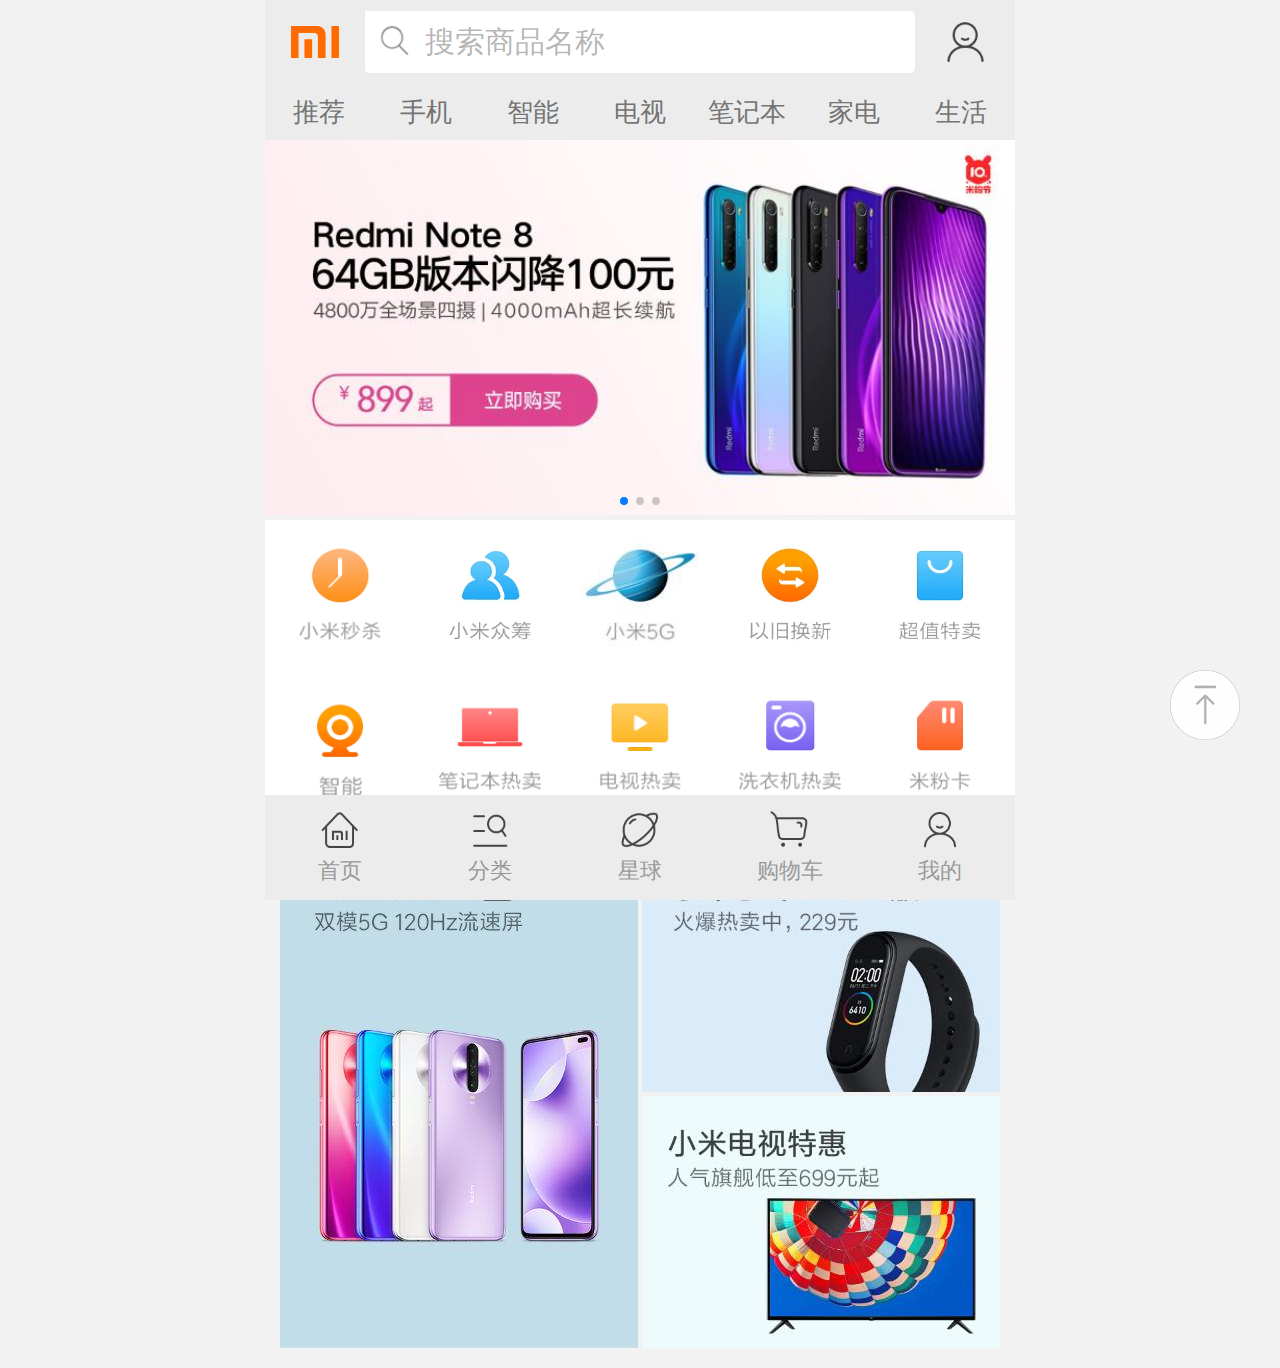
<file: m.mi.html>
<!DOCTYPE html>
<html lang="en">

<head>
    <meta charset="UTF-8">
    <meta name="viewport" content="width=device-width, initial-scale=1.0,
    maximum-scale=1.0,user-scalable=0" />
    <meta http-equiv="X-UA-Compatible" content="ie=edge">
    <title>小米商城</title>
    <link rel="shortcut icon" href="favicon.ico" />
    <link rel="stylesheet" href="css/m.common.css">
    <link rel="stylesheet" href="css/m.index.css">
    <link rel="stylesheet" href="css/swiper.min.css">
    <script src="js/swiper.min.js"></script>
    <script>
        window.onload = function() {
            var swiper = new Swiper('.swiper-container', {
                spaceBetween: 30,
                centeredSlides: true,
                autoplay: {
                    delay: 2500,
                    disableOnInteraction: false,
                },
                pagination: {
                    el: '.swiper-pagination',
                    clickable: true,
                },
                navigation: {
                    nextEl: '.swiper-button-next',
                    prevEl: '.swiper-button-prev',
                },
            });
        }
    </script>
</head>

<body>
    <div class="box">
        <div class="header">
            <div class="left">
                <img src="m.img/下载.png" alt="">
            </div>
            <div class="search">
                <div class="input">
                    <div class="i">
                        <img src="m.img/捕获.PNG" alt="">
                    </div>
                    搜索商品名称
                </div>
            </div>
            <div class="right">
                <img src="m.img/icon-user.23496a0116.png" alt="">
            </div>
        </div>
        <div class="bottom">
            <a href="javascript:;">推荐</a>
            <a href="javascript:;">手机</a>
            <a href="javascript:;">智能</a>
            <a href="javascript:;">电视</a>
            <a href="javascript:;">笔记本</a>
            <a href="javascript:;">家电</a>
            <a href="javascript:;">生活</a>
        </div>
    </div>
    <div class="nav">

        <div class="swiper-container">
            <div class="swiper-wrapper">
                <div class="swiper-slide">
                    <img src="m.img/5bfcba2b91a99913875289e94133c148.jpg" alt="">
                </div>
                <div class="swiper-slide">
                    <img src="m.img/9b8d57bd38a6de1937a5cb82bfcc8645.jpg" alt="">
                </div>
                <div class="swiper-slide">
                    <img src="m.img/e092b33ae16d6bf76bc12b1c01eb570c.jpg" alt="">
                </div>

            </div>
            <!-- Add Pagination -->
            <div class="swiper-pagination"></div>
            <!-- Add Arrows -->
            <div class="swiper-button-next"></div>
            <div class="swiper-button-prev"></div>
        </div>

    </div>
    <div class="banner">
        <a href="javascript:;">
            <img src="m.img/1.png" alt="">
        </a>
        <a href="javascript:;">
            <img src="m.img/2.webp" alt="">
        </a>
        <a href="javascript:;">
            <img src="m.img/3.jpg" alt="">
        </a>
        <a href="javascript:;">
            <img src="m.img/4.webp" alt="">
        </a>
        <a href="javascript:;">
            <img src="m.img/5.webp" alt="">
        </a>
        <a href="javascript:;">
            <img src="m.img/6.png" alt="">
        </a>
        <a href="javascript:;">
            <img src="m.img/7.png" alt="">
        </a>
        <a href="javascript:;">
            <img src="m.img/8.png" alt="">
        </a>
        <a href="javascript:;">
            <img src="m.img/9.png" alt="">
        </a>
        <a href="javascript:;">
            <img src="m.img/10.png" alt="">
        </a>

    </div>
    <div class="dd">
        <!-- <a href="javascript:;">
            <img src="m.img/d1.jpg" alt="">
        </a>
        <a href="javascript:;" class="d-r">
            <img src="m.img/d2.jpg" alt="">
            <img src="m.img/d3.jpg" alt="">
        </a> -->
        <div class="l">
            <a href="javascript">
                <img src="m.img/d1.jpg" alt="">
            </a>
        </div>
        <div class="r">
            <a href="javascript">
                <img src="m.img/d2.jpg" alt="">
            </a>
            <a href="javascript">
                <img src="m.img/d3.jpg" alt="">
            </a>
        </div>
    </div>






    <!-- 回到顶部 -->
    <div class="goblack">
        <img src="m.img/goblack.png" alt="">
    </div>
    <!-- footer -->
    <div class="footer">
        <a href="javascript:;">
            <img src="m.img/i1.png" alt="">
            <span>首页</span>
        </a>
        <a href="javascript:;">
            <img src="m.img/i2.png" alt="">
            <span>分类</span>
        </a>
        <a href="javascript:;">
            <img src="m.img/i3.png" alt="">
            <span>星球</span>
        </a>
        <a href="javascript:;">
            <img src="m.img/i4.png" alt="">
            <span>购物车</span>
        </a>
        <a href="javascript:;">
            <img src="m.img/i5.png" alt="">
            <span>我的</span>
        </a>
    </div>
</body>

</html>
</file>
<file: css/common.css>
* {
    padding: 0;
    margin: 0;
    box-sizing: border-box;
}

a {
    text-decoration: none;
    cursor: pointer;
}

ul li {
    list-style-type: none;
}

.w {
    width: 1226px;
    margin: 0 auto;
}

.topbar {
    width: 100%px;
    height: 40px;
    font-size: 12px;
    background: #333333;
}

.con {
    height: 40px;
    line-height: 40px;
}

.inpot {
    float: right;
}

.topbar .con a {
    float: left;
    display: block;
    height: 40px;
    margin: 0 6px;
    color: #b0b0b0;
}

.topbar .con a:hover {
    color: #fff;
}

footer {
    width: 100%;
    height: 230px;
    background: #fafafa;
}

.footer {
    padding: 30px 0;
}

.f-logo {
    float: left;
    width: 57px;
    height: 57px;
    margin: 0 10px 0 0;
}

.f-logo img {
    width: 100%;
    height: 100%;
}

.info-text {
    float: left;
    line-height: 18px;
    color: #b0b0b0;
    font-size: 12px;
}

.p-a {
    font-size: 12px;
    color: #757575;
}

footer .footer .info-text span {
    display: block;
}

footer .footer .info-text span img {
    width: 100%;
    width: 85px;
    height: 28px;
}

.text::before {
    clear: both;
}

.text {
    clear: both;
    height: 19px;
    line-height: 19px;
    padding-top: 24px;
    text-align: center;
    font-size: 19px;
    color: rgba(0, 0, 0, 0.5);
}
</file>
<file: css/index.css>
.fixed {
    position: fixed;
    width: 84px;
    height: 561px;
    bottom: 70px;
    right: 1px;
    z-index: 9999;
}

a {
    color: #000;
}

.fixed ul li {
    width: 84px;
    height: 92px;
    text-align: center;
    background: rgb(255, 255, 255);
    border: 1px solid #f5f5f5;
}

.fixed ul li a {
    display: block;
    width: 84px;
    height: 92px;
}

.fixed ul li:hover {
    color: #ff6700;
    background: rgb(228, 225, 225);
}

.fixed ul li a img {
    width: 30px;
    height: 30px;
    margin-top: 20px;
}

.fixed ul li a span {
    display: block;
    color: #757575;
    margin-top: 5px;
    font-size: 14px;
}

.fixed>ul>li>a>div>img {
    width: 100px;
    height: 100px;
    margin-top: 15px;
}

.fixed>ul>li>a>div {
    position: absolute;
    top: 0;
    text-align: center;
    left: -150px;
    width: 130px;
    height: 130px;
    background: rgb(255, 252, 252);
    display: none;
}

.fixed ul li:nth-child(6) {
    margin-top: 9px;
}


/* 粘性定位 */

nav {
    position: relative;
    height: 100px;
}

nav .nav-logo h1 a {
    display: block;
    width: 55px;
    height: 55px;
    font-size: 0px;
}

nav .nav-logo {
    position: absolute;
    background-image: url(../images/logo-footer.png);
    top: 22px;
    left: 0;
    margin: auto 0;
    width: 55px;
    height: 55px;
}

nav .nav-logo img {
    width: 100%;
    height: 100%;
}

nav .nav-text {
    position: absolute;
    left: 220px;
    width: auto;
    font-size: 16px;
    height: 100px;
}

nav .nav-text ul li {
    display: inline-block;
    margin: 0 5px;
    line-height: 100px;
}

nav .nav-text ul li a {
    color: #333333;
}

nav .nav-text ul li a:hover {
    color: #ff6700;
}

nav .search input {
    position: absolute;
    top: 0;
    right: 50px;
    width: 245px;
    height: 50px;
    outline: none;
    margin: 25px 0;
    padding: 0 10px;
    background: #FFFFFF;
    border: 1px 0 1px 1px;
}

nav button {
    position: absolute;
    margin: 25px 0;
    top: 0;
    right: 0;
    outline: none;
    width: 52px;
    height: 50px;
    font-family: 'icomoon';
    font-size: 19px;
}


/* slideToggle */

nav .slide div {
    position: absolute;
    top: 100px;
    left: 0px;
    background: rgb(255, 255, 255);
    width: 100%;
    height: 230px;
    z-index: 999;
    border-top: 1px solid rgb(109, 108, 108);
    display: none;
}

.mask {
    position: absolute;
    top: 100px;
    left: 0px;
    display: block;
    background: rgb(255, 255, 255);
    width: 100%;
    height: 230px;
    z-index: 999;
    border-top: 1px solid rgb(109, 108, 108);
    display: none;
}

.slide div ul {
    display: flex;
    text-align: center;
}

.slide div>ul>li {
    flex: 1;
    height: 230px;
}

.slide div>ul>li>a {
    width: 100%;
    height: 100%;
    display: block;
}

.slide div>ul>li>a img {
    width: 160px;
    height: 110px;
    margin-top: 37px;
}

.slide div>ul>li>a span {
    display: block;
    color: #333131;
    font-size: 12px;
    margin-top: 16px;
}

.slide div>ul>li>a p {
    font-size: 12px;
    color: #ff6700;
    margin-top: 4px;
}


/* nav button img {
    margin-top: 5px;
    width: 17px;
    height: 17px;
} */

nav button:hover {
    background-color: #ff6700;
    width: 52px;
    height: 50px;
    border: 0px;
    color: #ffffff;
}

.top-service {
    position: relative;
    height: 460px;
}


/*  */

.lbt {
    position: relative;
    width: 1226px;
    height: 460px;
    overflow: hidden;
}

.lbt ul {
    position: absolute;
    top: 0;
    left: 0;
    width: 100000px;
    height: 100%;
}

.lbt ul li {
    width: 1226px;
    height: 460px;
    float: left;
    transition: all 0.5s;
}


/*  */

.top-service img {
    width: 100%;
    height: 100%;
}

.top-service .left-nav {
    position: absolute;
    top: 0;
    left: 0;
    width: 234px;
    height: 460px;
    background: rgba(0, 0, 0, .2);
}

.top-service .left-nav>ul {
    margin: 20px 0;
}

.top-service .left-nav>ul li {
    position: relative;
    display: inline-block;
    width: 234px;
    height: 42px;
    line-height: 42px;
    font-size: 14px;
    color: #ffffff;
    padding: 0 0 0 30px;
}

.top-service .left-nav .text-block {
    position: absolute;
    display: none;
    top: 0;
    left: 234px;
    z-index: 3;
    width: 992px;
    height: 460px;
    background: #ffffff;
    box-shadow: 0 0 12px #bbb;
}

.text-block>ul {
    padding: 2px 0;
}

.text-block>ul>li {
    width: 248px;
    height: 76px;
    line-height: 76px;
    list-style: none;
    float: left;
    padding: 10px 20px;
}

.text-block>ul>li>img {
    width: 50px;
    height: 50px;
    float: left;
}

.text-block>ul>li>a {
    display: block;
    color: #000;
    font-size: 14px;
    margin-left: 15px;
    margin-top: -10px;
}

.text-block>ul>li>a:hover {
    color: #ff6700;
}

.top-service .left-nav>ul li:hover {
    background: #ff6700;
}

.top-service .left-nav>ulli::after {
    position: absolute;
    z-index: 1;
    content: "";
    right: 15px;
    font-family: 'icomoon';
    line-height: 42px;
    font-size: 20px;
}

.top-service .left,
.top-service .right {
    position: absolute;
    font-family: 'icomoon';
    top: 195px;
    width: 41px;
    height: 70px;
    font-size: 60px;
    text-align: center;
    color: rgba(160, 156, 156, 0.3);
    background-color: rgba(0, 0, 0, .0);
}

.top-service .left:hover {
    background-color: rgba(0, 0, 0, .3);
    color: rgba(160, 156, 156, 0.7);
}

.top-service .right:hover {
    background-color: rgba(0, 0, 0, .3);
    color: rgba(160, 156, 156, 0.7);
}

.top-service .left h4 {
    font-weight: normal;
    margin: 5px -10px;
}

.top-service .right h4 {
    font-weight: normal;
    margin: 5px -10px;
}

.top-service .left {
    left: 234px;
    border-radius: 0px 6px 6px 0px;
    cursor: pointer;
}

.top-service .right {
    right: 0;
    border-radius: 6px 0px 0px 6px;
    cursor: pointer;
}

.top-service .bottom {
    position: absolute;
    bottom: 20px;
    right: 50px;
    width: auto;
    height: 21px;
    padding: 0 15px;
    border-radius: 10px;
}


/* 轮播图小圆点 */

.top-service .bottom:hover {
    background: rgba(175, 172, 172, 0.3);
}

.top-service .bottom a {
    /* float: right; */
    display: inline-block;
    width: 10px;
    height: 10px;
    border-radius: 5px;
    margin: 5px 5px;
    border: #818181 2px solid;
}

.lahover {
    background: #ff6700;
}

.img {
    width: 1226px;
    height: 170px;
    margin: 14px auto;
}

.img .l-img {
    float: left;
    width: 234px;
    height: 100%;
    background: #5f5750
}

.img .l-img ul {
    margin: 3px 3px;
}

.img .l-img ul li {
    font-family: 'icomoon';
    font-size: 24px;
    padding-top: 20px;
    text-align: center;
    color: #ada9a9;
    display: block;
    float: left;
    margin: 0 0;
    width: 76px;
    height: 82px;
}

.img .l-img ul li:hover {
    color: rgb(230, 230, 230);
}

.img .l-img ul li p {
    font-size: 14px;
}

.img ul li {
    /* display: inline-block; */
    float: left;
    width: 316px;
    height: 170px;
    margin-left: 14px;
}

.img ul li img {
    width: 100%;
    height: 100%;
}

.main-box {
    width: 100%;
    overflow: hidden;
    height: auto;
    margin-top: 30px;
    background: #f5f5f5
}

.main-box .box {
    width: 1226px;
    height: 340px;
}

.main-box .top-box {
    position: relative;
    width: 100%;
    height: 57.6px;
}

.main-box .top-box p {
    line-height: 57.6px;
    font-size: 22px;
    color: #333333;
    font-weight: lighter;
}

.main-box .top-box div {
    position: absolute;
    top: 16.3px;
    right: 0;
}

.main-box .top-box div span {
    font-family: 'icomoon';
    display: block;
    float: left;
    font-size: 24px;
    text-align: center;
    color: rgb(199, 196, 196);
    width: 36px;
    height: 24px;
    margin: 0 0 0-1px;
    border: rgb(223, 208, 208) solid 1px;
}

.main-box .top-box div span:hover {
    color: #ff6700;
    cursor: pointer;
}

.main-box .box .row {
    width: 1240px;
    height: 340px;
    margin: 0px 0px 0px -14px;
}

.main-box .box .row .row-text {
    width: 234px;
    height: 285px;
    margin-top: 53px;
    text-align: center;
}

.main-box .time {
    margin: 0 auto;
    text-align: center;
    color: #ef3a3b;
    height: 26.2px;
    font-size: 21px;
}

.main-box .photo {
    width: 34px;
    height: 53px;
    margin: 25px auto;
}

.main-box .box .row .row-text p {
    float: left;
    width: 234px;
    font-size: 15px;
    margin-top: 24px;
    margin-bottom: 24px;
    color: rgba(0, 0, 0, .54);
}

.main-box .box .row .row-text span {
    display: inline-block;
    width: 46px;
    height: 46px;
    background: #605751;
    color: #fff;
    font-size: 24px;
    line-height: 46px;
}

.main-box .box .row .row-text i {
    width: 15px;
    height: 46px;
    line-height: 46px;
    color: #605751;
    font-size: 28px;
    font-style: normal;
}


/* .main-box .box .row ul {
    overflow: hidden;
} */

.main-box .box .row ul li {
    float: left;
    width: 234px;
    height: 339px;
    margin-left: 14px;
    background: #ffffff;
    box-sizing: border-box;
}

.main-box .box .row ul li:nth-child(1) {
    border-top: springgreen 1px solid;
    background: #f1eded;
}

.main-box .box .row ul li:nth-child(2) {
    border-top: red 1px solid;
}

.main-box .box .row ul li:nth-child(3) {
    border-top: blue 1px solid;
}

.main-box .box .row ul li:nth-child(4) {
    border-top: orange 1px solid;
}

.main-box .box .row ul li:nth-child(5) {
    border-top: purple 1px solid;
}

.main-box .box .row ul li h4 {
    font-weight: normal;
}

.main-box .box .row ul li p {
    font-size: 12px;
    margin: 4px 0;
    color: rgb(161, 160, 160);
}

.main-box .box .row ul li span {
    display: inline-block;
    margin-top: 3px;
}

.main-box .box .row ul li span .q {
    font-size: 16px;
    color: #ff6700;
    padding-right: 7px;
}

.main-box .box .row ul li span .p {
    font-size: 16px;
    color: #bbb7b7;
    text-decoration: line-through;
}

.main-box .box .row ul li .img {
    width: 224px;
    height: 224px;
    margin: 0 5px;
    text-align: center;
}

.main-box .box .row ul li .img img {
    width: 100%;
    height: 100%;
}

.xiaomi {
    height: 120px;
    width: 100%;
    float: left;
    margin: 25px 0;
}

.xiaomi img {
    clear: both;
    width: 1226px;
    height: 120px;
    margin: 0 auto;
}

.main-box .phone {
    clear: both;
    width: 1226px;
    height: 57.6px;
    line-height: 57.6px;
}

.main-box .phone p {
    font-size: 22px;
    float: left;
    line-height: 57.6px;
    margin: auto 0;
    font-weight: lighter;
}

.main-box .phone a {
    display: block;
    float: right;
    margin: 20px 0;
    font-size: 16px;
    line-height: 20px;
    width: 92px;
    height: 20px;
    transition: color .3s;
}

.main-box .phone a::after {
    font-family: 'icomoon';
    display: block;
    content: "";
    float: right;
    color: #ffffff;
    border-radius: 9px;
    width: 20px;
    height: 20px;
    text-align: center;
    background: #b0b0b0;
}

.main-box .phone a:hover {
    color: #ff6700;
}

.main-box .phone a:hover::after {
    background: #ff6700;
    color: #ffffff;
}


/* 手机 */

.miphone {
    position: relative;
    height: 614px;
}

.miphone .mi-l {
    position: absolute;
    /* float: left; */
    top: 0;
    left: 0;
    width: 234px;
    height: 614px;
}

.miphone .mi-l img {
    width: 100%;
    height: 100%;
}


/* 手机展示部分 */

.miphone .mi-r {
    position: absolute;
    /* float: left; */
    top: 0;
    right: 0;
    width: 992px;
    height: 614px;
    /* margin-top: -2px; */
    /* overflow: visible; */
}

.miphone .mi-r ul li {
    position: relative;
    float: left;
    width: 234px;
    height: 300px;
    margin-left: 14px;
}

.miphone .mi-r ul li:nth-child(1),
.miphone .mi-r ul li:nth-child(2),
.miphone .mi-r ul li:nth-child(3),
.miphone .mi-r ul li:nth-child(4) {
    margin-bottom: 14px;
}

.miphone .mi-r ul li a {
    position: absolute;
    display: block;
    top: 0;
    left: 0;
    text-align: center;
    padding: 20px 0;
    width: 234px;
    height: 300px;
    transition: all .3s;
    background: #fff;
}

.miphone .mi-r ul a:hover {
    top: -2px;
    /* box-shadow: 0px 6px 72px -34px rgba(0, 0, 0, .3); */
    box-shadow: 0 0 12px #bbb;
}


/* 手机展示部分结束 */


/* 产品图部分 */

.miphone .mi-r ul li a img {
    width: 160px;
    height: 160px;
}

.miphone .mi-r ul li a h3 {
    font-size: 14px;
    font-weight: normal;
    color: #333333;
    margin: 15px 10px 2px;
}

.miphone .mi-r ul li a p {
    font-size: 12px;
    color: #b0b0b0;
    margin: 0px 10px 10px;
}

.miphone .mi-r ul li a span {
    font-size: 14px;
    color: #ff6700;
}


/* 米家 */

.tv {
    width: 1226px;
    height: 120px;
    margin-top: 35px;
}

.tv img {
    width: 100%;
    height: 100%;
}

.mihome {
    width: 1226px;
    height: 57.6px;
    /* background: rgb(133, 95, 95); */
    margin: 0 auto;
    margin-top: 25px;
}

.mihome p {
    font-size: 22px;
    float: left;
    line-height: 57.6px;
    margin: auto 0;
    font-weight: lighter;
}

.mihome span ul li {
    float: right;
    height: 26px;
    margin-top: 15.8px;
    line-height: 26px;
    text-align: center;
}

.mihome span ul li a {
    display: block;
    font-size: 16px;
    transition: .2s;
}

.ahover {
    color: #ff6700;
    border-bottom: 2px #ff6700 solid;
}

.null {
    float: right;
    height: 26px;
    width: 24px;
}


/* 米家展示—————————————————————————— */

.mijia {
    position: relative;
    height: 614px;
}

.mijia .mijia-main {
    position: absolute;
    /* float: left; */
    top: 0;
    right: 0;
    width: 1226px;
    height: 614px;
    /* margin-top: -2px; */
    /* overflow: visible; */
}

.mijia .mijia-main ul li {
    position: relative;
    float: left;
    width: 234px;
    height: 300px;
    margin-right: 14px;
}

.mijia .mijia-main ul li:nth-child(1),
.mijia .mijia-main ul li:nth-child(2),
.mijia .mijia-main ul li:nth-child(3),
.mijia .mijia-main ul li:nth-child(4),
.mijia .mijia-main ul li:nth-child(5) {
    margin-bottom: 14px;
}

.mijia .mijia-main ul li:nth-child(5),
.mijia .mijia-main ul li:nth-child(10) {
    margin-right: 0px;
}

.mijia .mijia-main ul li a {
    position: absolute;
    display: block;
    top: 0;
    left: 0;
    text-align: center;
    padding: 20px 0;
    width: 234px;
    height: 300px;
    transition: all .3s;
    background: #fff;
}

.mijia .mijia-main ul li a img {
    width: 160px;
    height: 160px;
}

.mijia .mijia-main ul>li>a>.mijia-image {
    width: 234px;
    height: 300px;
    margin-top: 0;
}

.mijia .mijia-main ul li .padding {
    padding: 0;
}

.mijia .mijia-main ul li a h3 {
    font-size: 14px;
    font-weight: normal;
    color: #333333;
    margin: 15px 10px 2px;
}

.mijia .mijia-main ul li a p {
    font-size: 12px;
    color: #b0b0b0;
    margin: 0px 10px 10px;
}

.mijia .mijia-main ul li a span {
    font-size: 14px;
    color: #ff6700;
}

.mijia .mijia-main ul a:hover {
    top: -2px;
    /* box-shadow: 0px 6px 72px -34px rgba(0, 0, 0, .3); */
    box-shadow: 0 0 12px #bbb;
}

.mijia .mijia-main ul li>ul>li {
    width: 234px;
    height: 143px;
}

.mijia .mijia-main ul li>ul>li>a {
    padding: 0;
    display: block;
    float: left;
    width: 234px;
    height: 143px;
    padding: 20px 0;
}

.mijia .mijia-main ul li>ul>li>a>div {
    margin: 0;
    display: inline-block;
    width: 122px;
    text-align: left;
    margin-left: 10px;
    margin-right: 0;
    height: auto;
}

.mijia .mijia-main ul li>ul>li>a>h3 {
    float: left;
    font-size: 14px;
    padding: 0 20px;
}

.mijia .mijia-main ul li>ul>li>a .p-mijia {
    font-size: 14px;
    color: #ff6700;
    margin-top: 10px;
}

.mijia .mijia-main ul li>ul>li>a>img {
    width: 80px;
    height: 80px;
    float: right;
    margin-top: 10px;
    margin-right: 20px;
}

.mijia .mijia-main ul li>ul>li>a .more {
    width: 234px;
    height: 143px;
    margin: 0;
}

.mijia .mijia-main ul li>ul>li .po {
    padding: 0;
}

.site {
    width: auto;
    margin-top: 30px;
    height: 272px;
    background: #fff;
}

.site .site-fooder-top {
    height: 80px;
}

.site .site-fooder-top ul li {
    list-style: none;
    width: 245px;
    height: 25px;
    margin-top: 27px;
    color: #616161;
    float: left;
    text-align: center;
    border-right: 1px solid #616161;
}

.site-fooder-top ul li p {
    font-size: 16px;
    margin-right: 50px;
    text-align: center;
}

.site-fooder-top ul li a {
    width: 245px;
    height: 25px;
    display: block;
    color: #616161;
    transition: .3s;
}

.site-fooder-top ul li:nth-child(1) p::before {
    content: '';
    font-family: 'icomoon';
    float: left;
    display: block;
    font-size: 24px;
    margin-left: 40px;
}

.site-fooder-top ul li:nth-child(2) p::before {
    content: '';
    font-family: 'icomoon';
    float: left;
    display: block;
    font-size: 24px;
    margin-left: 40px;
}

.site-fooder-top ul li:nth-child(3) p::before {
    content: '';
    font-family: 'icomoon';
    float: left;
    display: block;
    font-size: 24px;
    margin-left: 40px;
}

.site-fooder-top ul li:nth-child(4) p::before {
    content: '';
    font-family: 'icomoon';
    float: left;
    display: block;
    font-size: 24px;
    margin-left: 40px;
}

.site-fooder-top ul li:nth-child(5) p::before {
    content: '';
    font-family: 'icomoon';
    float: left;
    display: block;
    font-size: 24px;
    margin-left: 40px;
}

.site .site-fooder-top>ul>li>a:hover {
    color: #ff6700;
}


/* 阻止标签蓝色阴影 */

body {
    -webkit-user-select: none;
    user-select: none;
}


/* 4.4清明节 web网页 变灰 */


/* 
html {
    filter: grayscale(100%);
} */
</file>
<file: css/m.common.css>
html {
    font-size: 50px;
}

@media screen and (min-width: 320px) {
    html {
        font-size: 21.33333333px;
    }
}

@media screen and (min-width: 360px) {
    html {
        font-size: 24px;
    }
}

@media screen and (min-width: 375px) {
    html {
        font-size: 25px;
    }
}

@media screen and (min-width: 400px) {
    html {
        font-size: 26.66666667px;
    }
}

@media screen and (min-width: 414px) {
    html {
        font-size: 27.6px;
    }
}

@media screen and (min-width: 424px) {
    html {
        font-size: 28.26666667px;
    }
}

@media screen and (min-width: 480px) {
    html {
        font-size: 32px;
    }
}

@media screen and (min-width: 540px) {
    html {
        font-size: 36px;
    }
}

@media screen and (min-width: 720px) {
    html {
        font-size: 48px;
    }
}

@media screen and (min-width: 750px) {
    html {
        font-size: 50px;
    }
}
</file>
<file: css/m.index.css>
* {
  margin: 0;
  padding: 0;
  box-sizing: border-box;
}
a {
  text-decoration: none;
  -webkit-tap-highlight-color: transparent;
  -webkit-touch-callout: none;
}
body {
  margin: 0 auto;
  min-width: 320px;
  width: 15rem;
  background: #f2f2f2;
  font-family: Arial, Helvetica;
}
.box {
  position: fixed;
  z-index: 9;
  top: 0;
  left: 50%;
  transform: translateX(-50%);
}
.box .header {
  display: flex;
  width: 15rem;
  height: 1.68rem;
  background: #ececec;
}
.box .header .left {
  display: flex;
  justify-content: center;
  align-items: center;
  width: 2rem;
  height: 1.68rem;
}
.box .header .left img {
  width: 0.96rem;
  height: 0.64rem;
}
.box .header .search {
  display: flex;
  align-items: center;
  width: 11rem;
  height: 1.68rem;
}
.box .header .search .input {
  display: flex;
  border-radius: 0.1rem;
  width: 11rem;
  height: 1.24rem;
  line-height: 1.24rem;
  font-size: 0.6rem;
  background: #ffffff;
  color: rgba(0, 0, 0, 0.3);
}
.box .header .search .input .i {
  width: 1.2rem;
  height: 1.2rem;
  border-radius: 0.4rem;
}
.box .header .search .input .i img {
  width: 1.2rem;
  height: 1.2rem;
}
.box .header .right {
  display: flex;
  justify-content: center;
  align-items: center;
  width: 2rem;
  height: 1.68rem;
}
.box .header .right img {
  width: 0.9rem;
  height: 0.9rem;
}
.box .bottom {
  display: flex;
  width: 15rem;
  height: 1.12rem;
  background: #ececec;
}
.box .bottom a {
  flex: 1;
  list-style: none;
  text-align: center;
  font-size: 0.52rem;
  line-height: 1.12rem;
  color: #747474;
}
.box .bottom a:hover {
  color: #ff6700;
}
.nav {
  width: 15rem;
  height: 7.2rem;
  margin-top: 2.8rem;
  margin-bottom: 0.4rem;
}
.nav img {
  width: 100%;
  height: 100%;
}
.swiper-button-prev:after,
.swiper-button-next:after {
  display: none!important;
}
.banner {
  width: 15rem;
  height: 6rem;
}
.banner a {
  float: left;
  display: block;
  border: 0px;
  width: 3rem;
  height: 3rem;
}
.banner a img {
  width: 100%;
  height: 100%;
}
.dd {
  display: flex;
  justify-content: space-between;
  width: 14.4rem;
  height: 10.16rem;
  margin: 0.4rem auto;
}
.dd div {
  width: 7.16rem;
  height: 100%;
}
.dd .l > a > img {
  width: 100%;
  height: 100%;
}
.dd .r {
  display: flex;
  flex-direction: column;
  justify-content: space-between;
}
.dd .r a {
  width: 100%;
  height: 5.04rem;
}
.dd .r a img {
  width: 100%;
}
.goblack {
  position: fixed;
  bottom: 3.2rem;
  right: 0.8rem;
  z-index: 999;
  width: 1.4rem;
  height: 1.4rem;
}
.goblack img {
  width: 100%;
  height: 100%;
}
.footer {
  position: fixed;
  bottom: 0;
  z-index: 9;
  left: 50%;
  transform: translateX(-50%);
  display: flex;
  width: 15rem;
  height: 2.1rem;
  background: #ececec;
}
.footer a {
  flex: 1;
  display: flex;
  position: relative;
  justify-content: center;
  flex-wrap: wrap;
  color: #999999;
  text-align: center;
}
.footer a img {
  width: 0.8rem;
  height: 0.8rem;
  margin-top: 0.3rem;
}
.footer a span {
  position: absolute;
  bottom: 0.08rem;
  font-size: 0.44rem;
  margin-bottom: 0.2rem;
}
</file>
